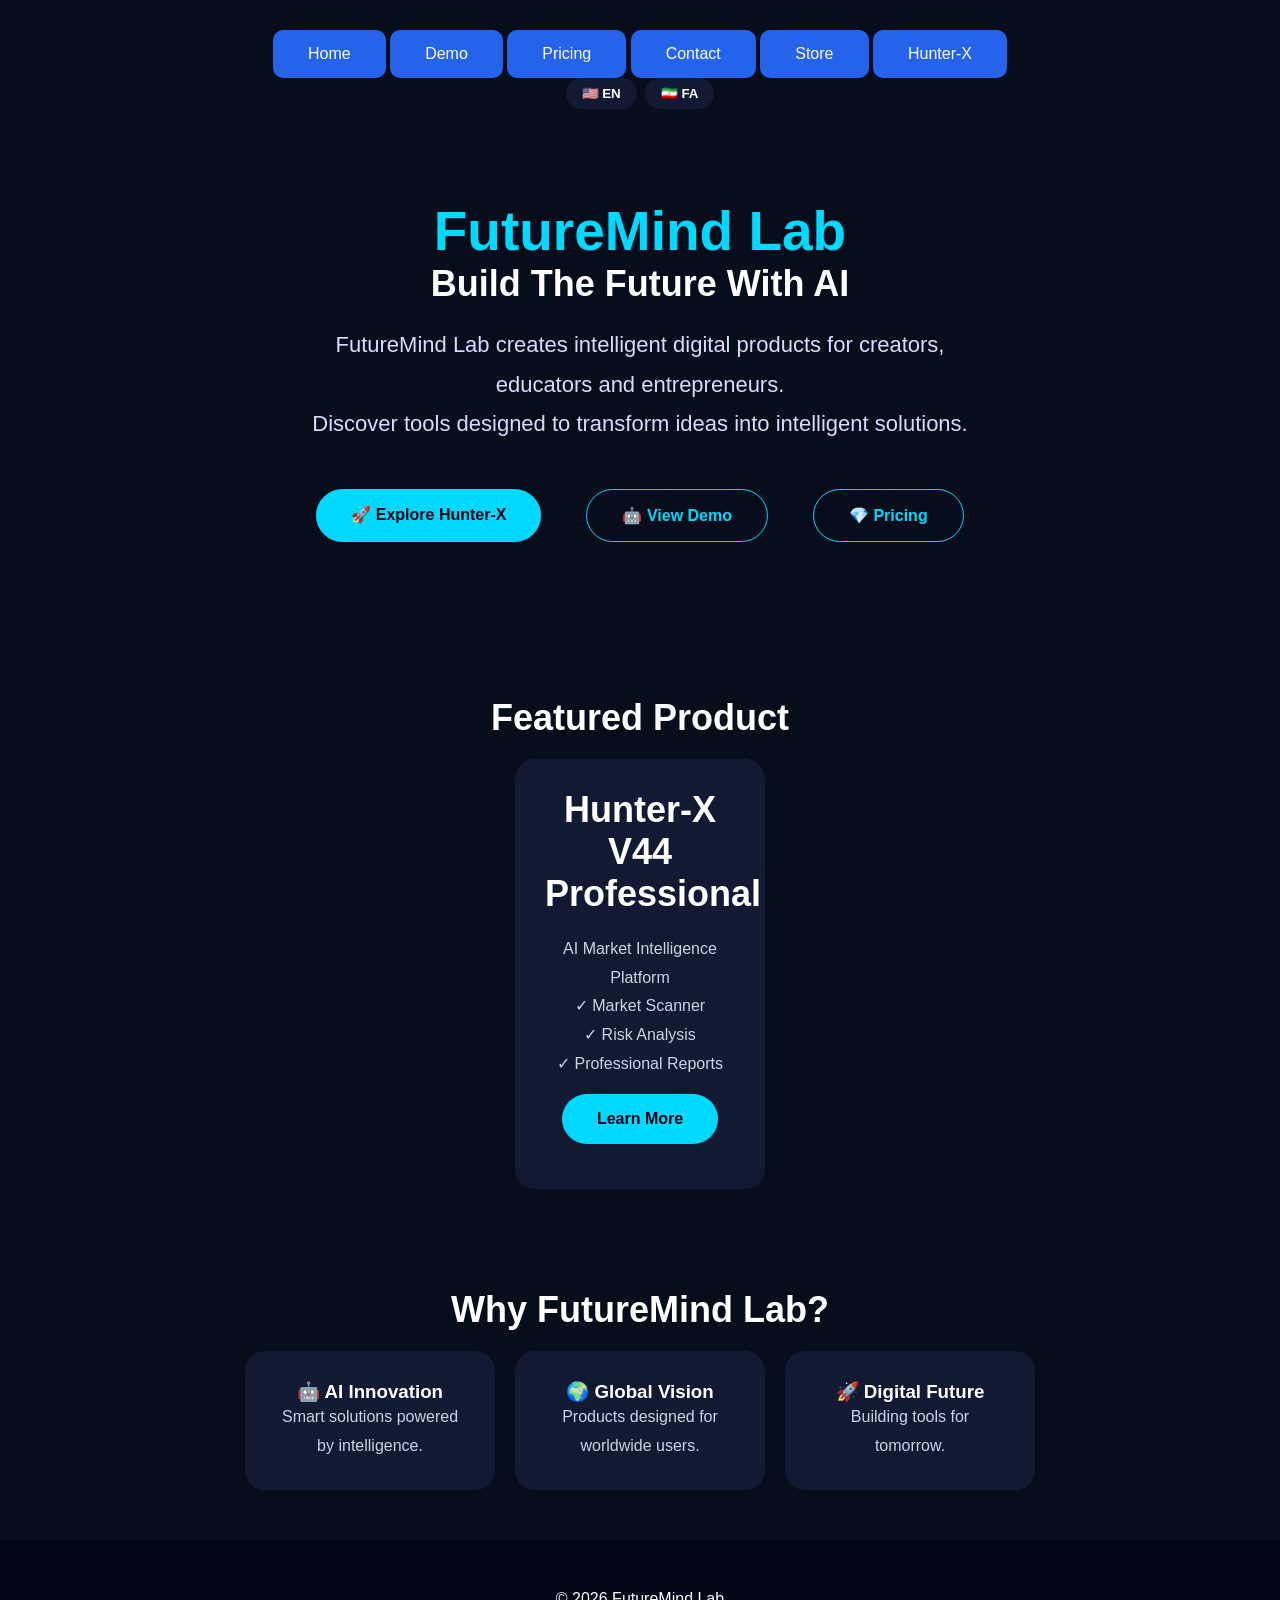
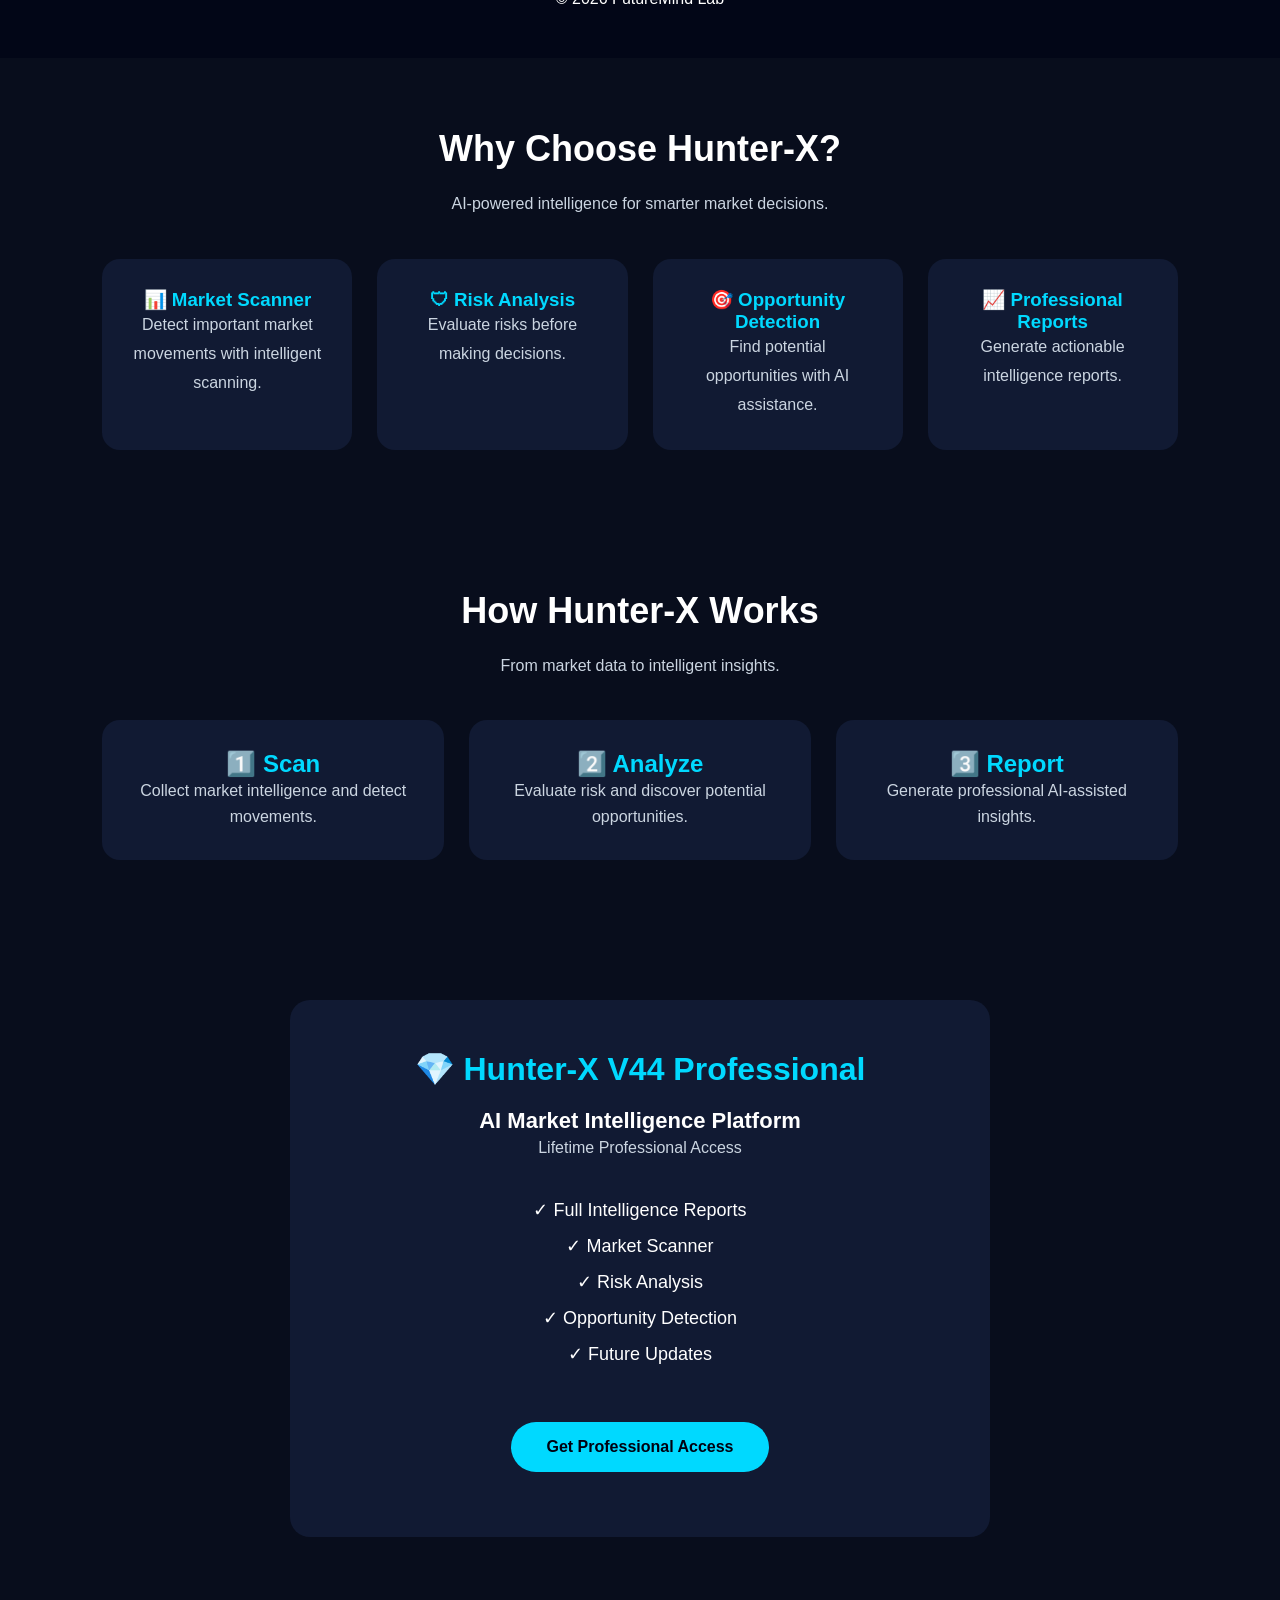
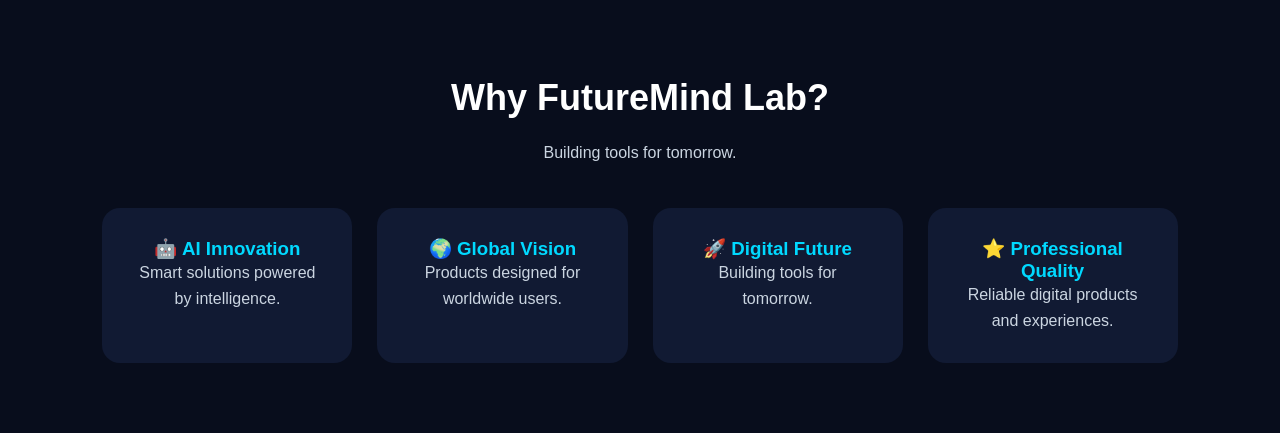
<file: index.html>
<!DOCTYPE html>
<html lang="en">

<head>

<meta charset="UTF-8">
<meta name="viewport" content="width=device-width, initial-scale=1.0">

<title>FutureMind Lab | Build The Future With AI</title>

<link rel="stylesheet" href="css/style.css">

<script src="js/language.js"></script>


<style>

body{
margin:0;
background:#080d1c;
color:white;
font-family:Arial,sans-serif;
}


.hero{

text-align:center;
padding:90px 20px;

}


.hero h1{

font-size:55px;
color:#00d9ff;

}


.hero p{

font-size:22px;
color:#d5ddff;

}



.btn{

display:inline-block;
margin:15px;
padding:16px 35px;
border-radius:35px;
background:#00d9ff;
color:#001;
text-decoration:none;
font-weight:bold;

}


.section{

text-align:center;
padding:50px 20px;

}


.cards{

display:flex;
flex-wrap:wrap;
justify-content:center;
gap:20px;

}


.card{

background:#121a33;
padding:30px;
width:250px;
border-radius:20px;

}


</style>


<style>

.language-switch{
    display:flex;
    gap:8px;
    align-items:center;
    margin-left:15px;
}

.language-switch button{
    padding:8px 14px;
    border-radius:20px;
    border:1px solid #00d9ff;
    background:transparent;
    color:white;
    cursor:pointer;
    font-size:14px;
}

.language-switch button:hover{
    background:#00d9ff;
    color:#001;
}

</style>


<style>

.language-switcher{
display:flex;
gap:8px;
align-items:center;
justify-content:center;
}

.lang-btn{
border:none;
padding:8px 16px;
border-radius:20px;
background:#121a33;
color:white;
cursor:pointer;
font-weight:bold;
}

.lang-btn:hover{
background:#00d9ff;
color:#001;
}

</style>


<style>

.product-card{
max-width:320px;
text-align:center;
margin:auto;
}

</style>

</head>


<body>
<div class="navigation">

<a href="index.html" data-lang="home">
🏠 Home
</a>


<a href="pages/customer_demo.html">
Demo
</a>

<a href="pages/pricing.html">
Pricing
</a>


<a href="pages/contact.html" data-lang="contact">
Contact
</a>

<a href="pages/store.html" data-lang="store">
Store
</a>

<a href="products/hunter-x.html">
Hunter-X
</a>

<div class="language-switcher">

<button class="lang-btn" onclick="changeLanguage('en')">
🇺🇸 EN
</button>

<button class="lang-btn" onclick="changeLanguage('fa')">
🇮🇷 FA
</button>

</div>

</div>




<section class="hero">

<h1 data-lang="brand">
FutureMind Lab
</h1>

<h2 data-lang="hero_title">
Build The Future With AI
</h2>

<p data-lang="hero_text">
Intelligent AI-powered digital products
for creators, educators and entrepreneurs.
</p>

<p>
Discover tools designed to transform ideas
into intelligent solutions.
</p>

<div class="hero-buttons">

<a class="btn" href="products/hunter-x.html">
🚀 <span data-lang="explore">Explore Hunter-X</span>
</a>

<a class="btn secondary" href="pages/customer_demo.html">
🤖 <span data-lang="view_demo">View Demo</span>
</a>

<a class="btn secondary" href="pages/pricing.html">
💎 Pricing
</a>

</div>

</section>




<section class="section">


<h2>
<span data-lang="featured">Featured Product</span>
</h2>


<div class="card product-card">


<h2 data-lang="hunter_title">
🤖 Hunter-X V44 Professional
</h2>


<p data-lang="hunter_platform">
<span data-lang="ai_platform">AI Market Intelligence Platform</span>
</p>


<p>
✓ <span data-lang="market_scanner"><span data-lang="market_scanner">Market Scanner</span></span>
<br>
✓ <span data-lang="risk_analysis"><span data-lang="risk_analysis">Risk Analysis</span></span>
<br>
✓ <span data-lang="professional_reports"><span data-lang="professional_reports">Professional Reports</span></span>
</p>


<a class="btn" href="products/hunter-x.html">
<span data-lang="learn_more">Learn More</span>
</a>


</div>


</section>




<section class="section">


<h2>
<span data-lang="why">Why FutureMind Lab?</span>
</h2>


<div class="cards">


<div class="card">
<h3>🤖 <span data-lang="ai_innovation">AI Innovation</span></h3>
<p>
<span data-lang="ai_innovation_text">Smart solutions powered by intelligence.</span>
</p>
</div>


<div class="card">
<h3>🌍 <span data-lang="global_vision">Global Vision</span></h3>
<p>
<span data-lang="global_vision_text">Products designed for worldwide users.</span>
</p>
</div>


<div class="card">
<h3>🚀 <span data-lang="digital_future">Digital Future</span></h3>
<p>
<span data-lang="digital_future_text">Building tools for tomorrow.</span>
</p>
</div>


</div>


</section>



<footer class="section">

<span data-lang="footer">FutureMind Lab © 2026</span>

</footer>





<section class="features">

<h2>
<span data-lang="why_hunter"><span data-lang="why_hunter">Why Choose Hunter-X?</span></span>
</h2>

<p>
<span data-lang="hunter_desc"><span data-lang="smart_market">AI-powered intelligence for smarter market decisions.</span></span>
</p>


<div class="feature-grid">


<div class="feature-card">

<h3>
📊 <span data-lang="market_scanner">Market Scanner</span>
</h3>

<p>
Detect important market movements
with intelligent scanning.
</p>

</div>


<div class="feature-card">

<h3>
🛡 <span data-lang="risk_analysis">Risk Analysis</span>
</h3>

<p>
<span data-lang="risk_analysis_text"><span data-lang="risk_description">Evaluate risks before making decisions.</span></span>
</p>

</div>


<div class="feature-card">

<h3>
🎯 <span data-lang="opportunity"><span data-lang="opportunity_detection">Opportunity Detection</span></span>
</h3>

<p>
Find potential opportunities
with AI assistance.
</p>

</div>


<div class="feature-card">

<h3>
📈 <span data-lang="professional_reports">Professional Reports</span>
</h3>

<p>
<span data-lang="professional_reports_text"><span data-lang="reports_description">Generate actionable intelligence reports.</span></span>
</p>

</div>


</div>

</section>




<section class="how-it-works">

<h2>
<span data-lang="how_hunter_works"><span data-lang="how_hunter">How Hunter-X Works</span></span>
</h2>

<p>
<span data-lang="how_desc"><span data-lang="market_insights">From market data to intelligent insights.</span></span>
</p>


<div class="steps">


<div class="step-card">

<h3>
1️⃣ Scan
</h3>

<p>
Collect market intelligence
and detect movements.
</p>

</div>


<div class="step-card">

<h3>
2️⃣ Analyze
</h3>

<p>
Evaluate risk and discover
potential opportunities.
</p>

</div>


<div class="step-card">

<h3>
3️⃣ Report
</h3>

<p>
Generate professional
AI-assisted insights.
</p>

</div>


</div>

</section>




<section class="pricing-cta">

<h2>
💎 Hunter-X V44 Professional
</h2>

<h3>
<span data-lang="ai_platform">AI Market Intelligence Platform</span>
</h3>

<p>
<span data-lang="lifetime_access"><span data-lang="lifetime_access">Lifetime Professional Access</span></span>
</p>


<div class="cta-features">

✓ <span data-lang="full_reports"><span data-lang="full_reports">Full Intelligence Reports</span></span>
<br>
✓ <span data-lang="market_scanner">Market Scanner</span>
<br>
✓ <span data-lang="risk_analysis">Risk Analysis</span>
<br>
✓ <span data-lang="opportunity"><span data-lang="opportunity_detection">Opportunity Detection</span></span>
<br>
✓ <span data-lang="future_updates"><span data-lang="future_updates">Future Updates</span></span>

</div>


<a class="btn" href="pages/pricing.html">
<span data-lang="get_access"><span data-lang="get_access">Get Professional Access</span></span>
</a>


</section>




<section class="trust-section">

<h2>
<span data-lang="why">Why FutureMind Lab?</span>
</h2>

<p>
<span data-lang="digital_future_text">Building intelligent products for the digital future.</span>
</p>


<div class="trust-grid">


<div class="trust-card">

<h3>
🤖 <span data-lang="ai_innovation">AI Innovation</span>
</h3>

<p>
<span data-lang="ai_innovation_text">Smart solutions powered by intelligence.</span>
</p>

</div>


<div class="trust-card">

<h3>
🌍 <span data-lang="global_vision">Global Vision</span>
</h3>

<p>
<span data-lang="global_vision_text">Products designed for worldwide users.</span>
</p>

</div>


<div class="trust-card">

<h3>
🚀 <span data-lang="digital_future">Digital Future</span>
</h3>

<p>
<span data-lang="digital_future_text">Building tools for tomorrow.</span>
</p>

</div>


<div class="trust-card">

<h3>
⭐ <span data-lang="professional_quality"><span data-lang="professional_quality">Professional Quality</span></span>
</h3>

<p>
<span data-lang="professional_quality_text"><span data-lang="reliable_products">Reliable digital products and experiences.</span></span>
</p>

</div>


</div>

</section>


</body>

</html>
</file>
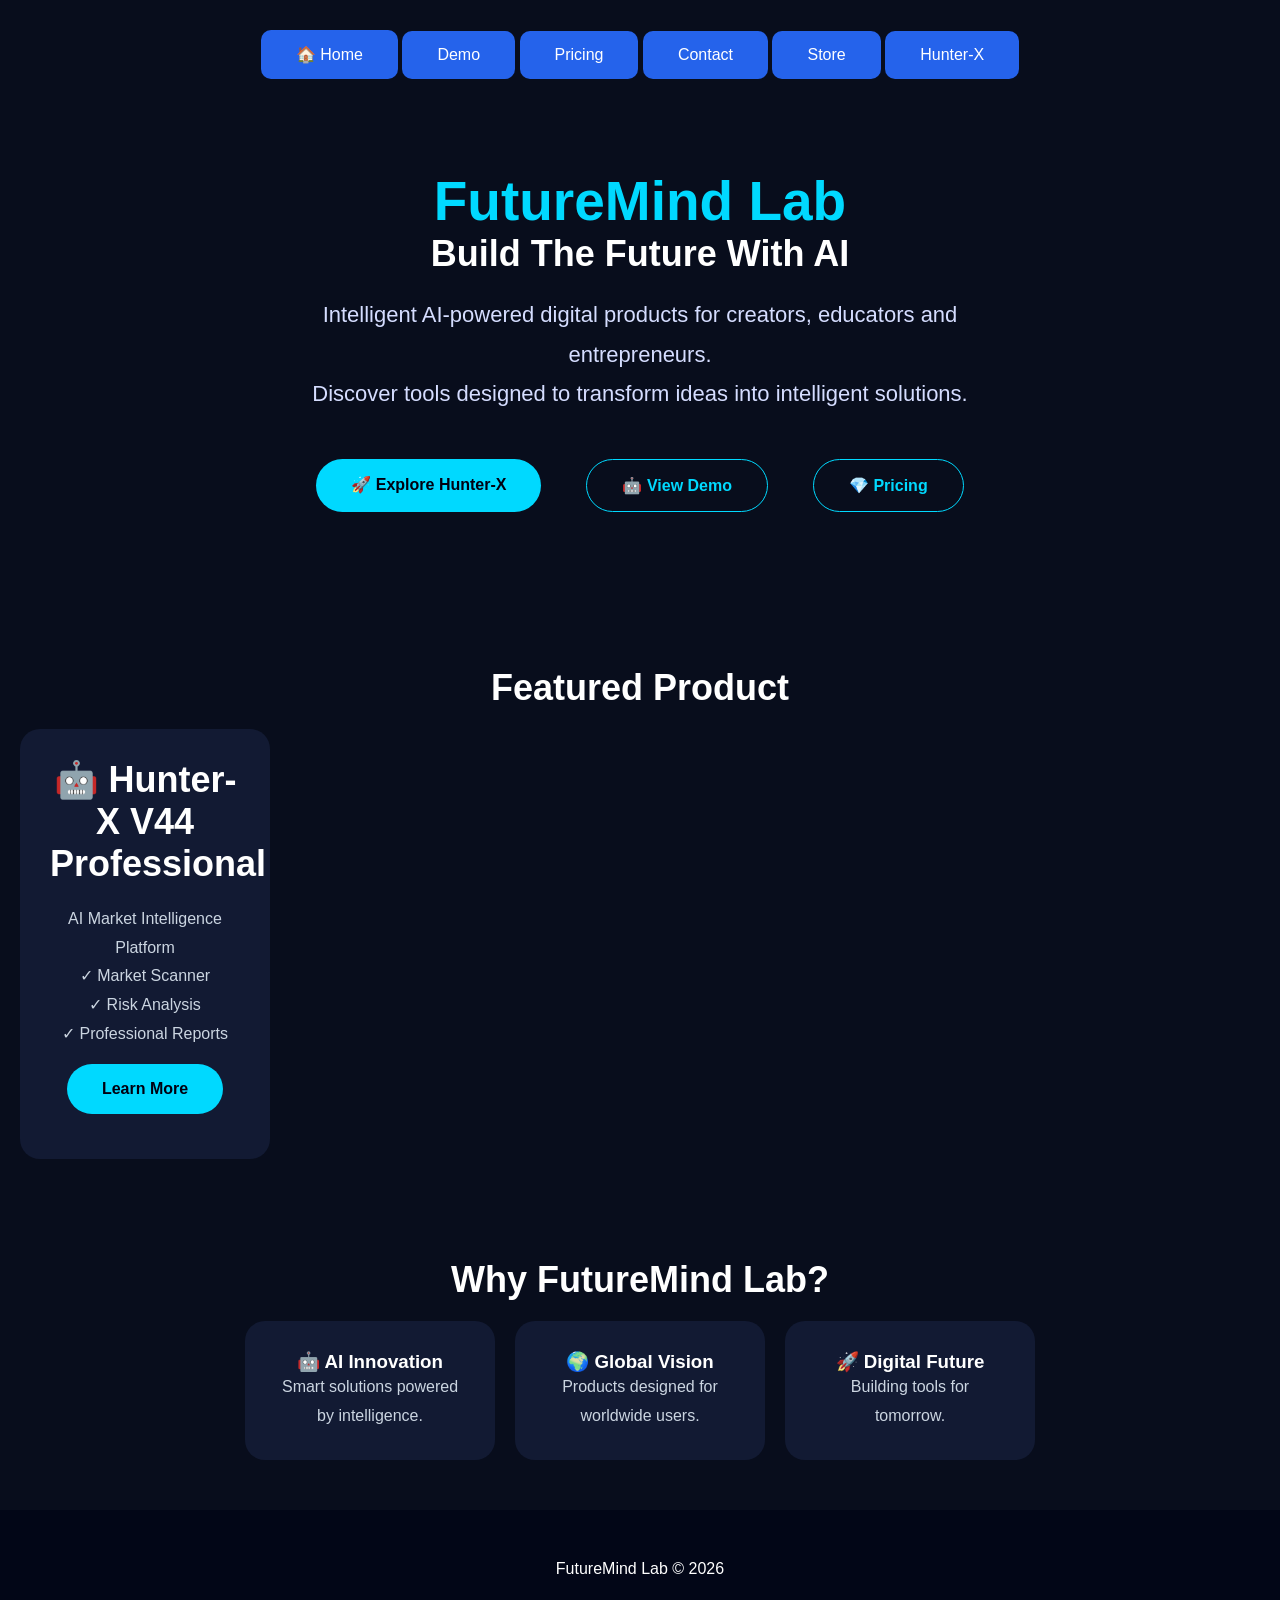
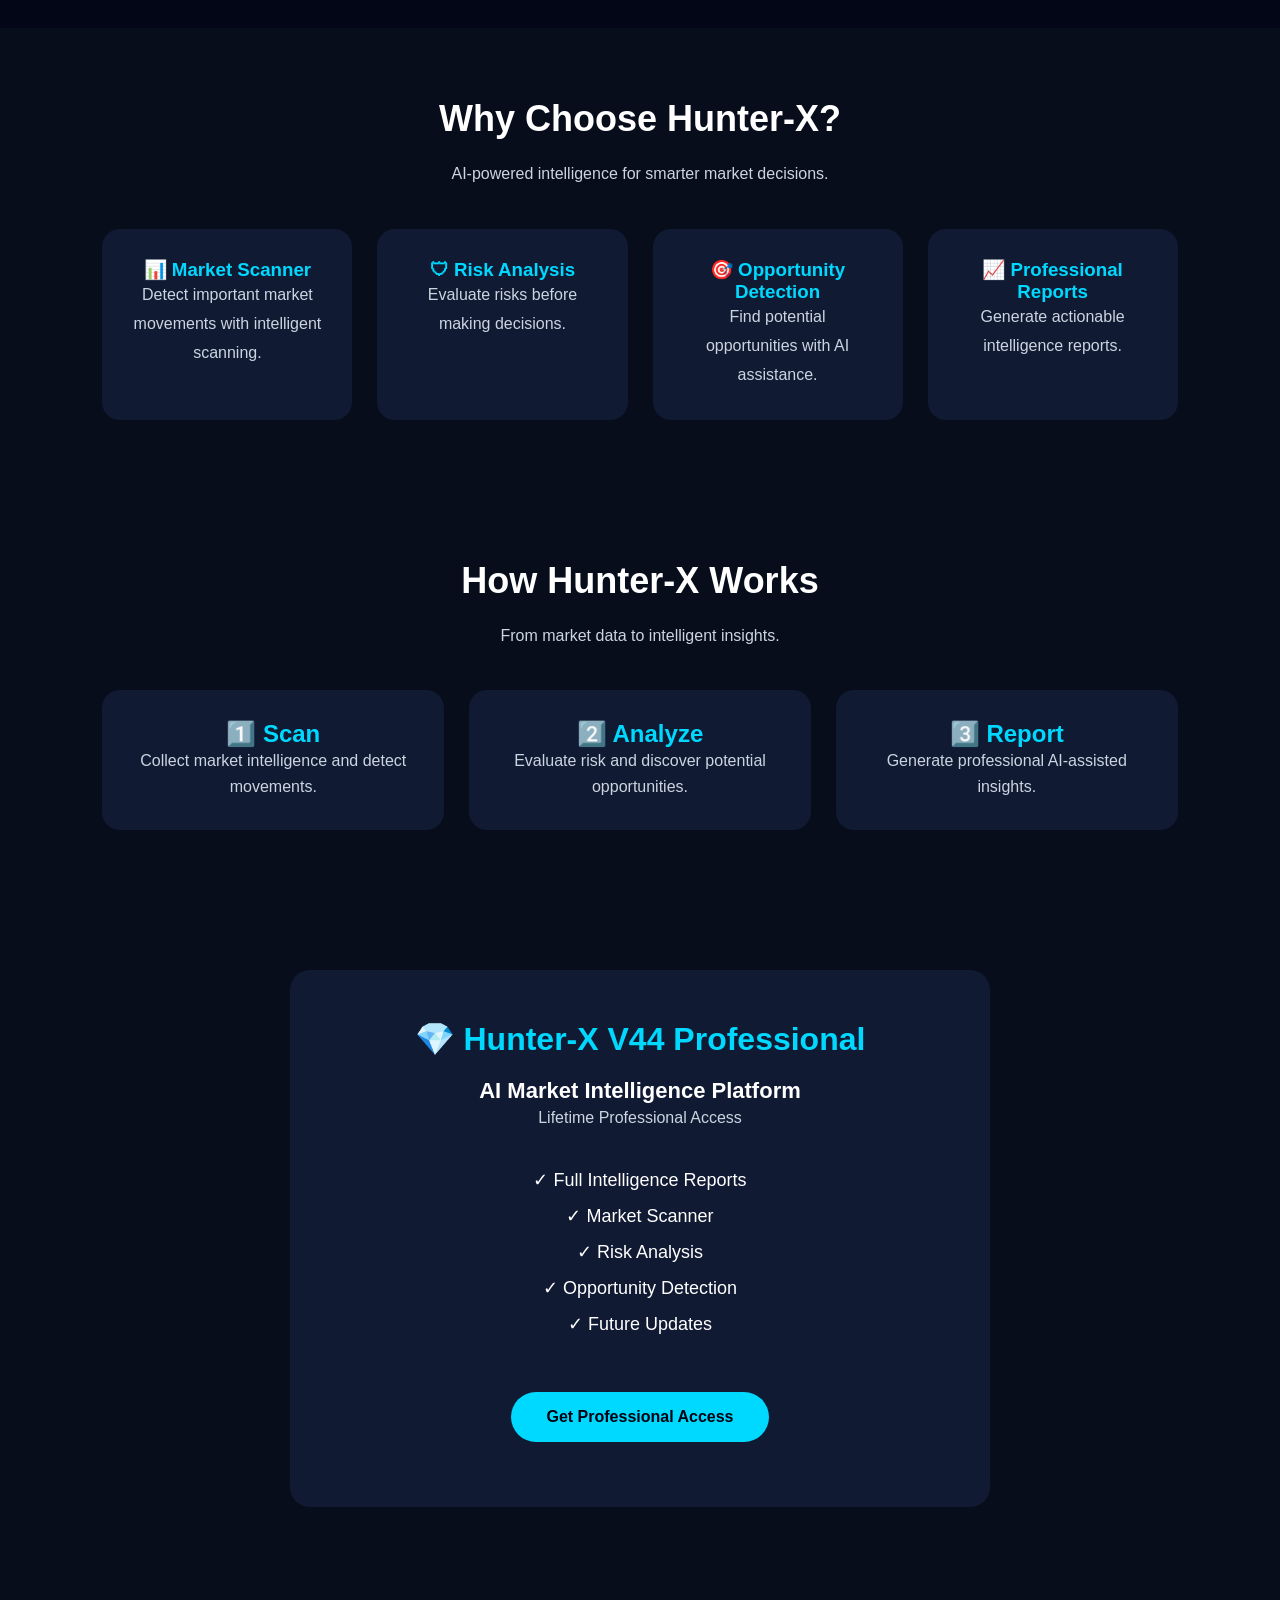
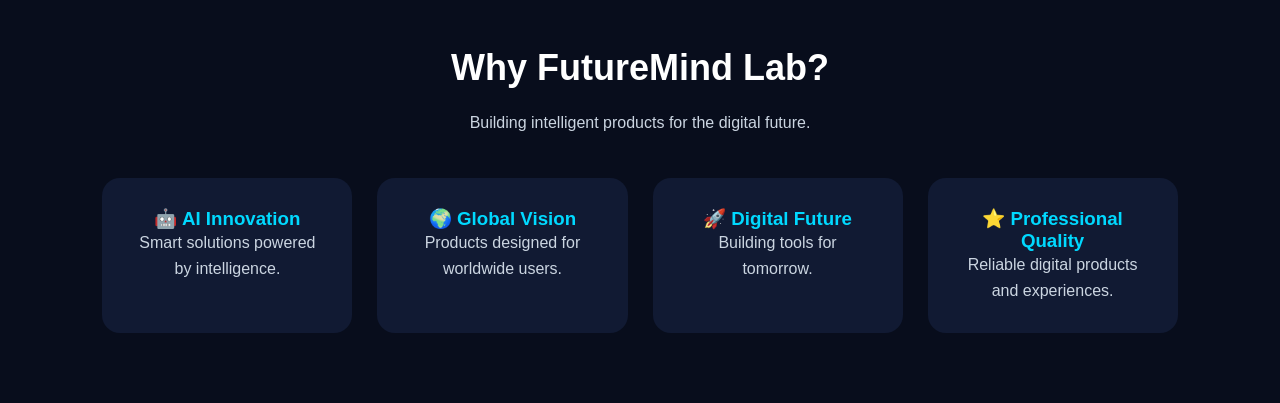
<file: اکسترک ۲/index.html>
<!DOCTYPE html>
<html lang="en">

<head>

<meta charset="UTF-8">
<meta name="viewport" content="width=device-width, initial-scale=1.0">

<title>FutureMind Lab | Build The Future With AI</title>

<link rel="stylesheet" href="css/style.css">


<style>

body{
margin:0;
background:#080d1c;
color:white;
font-family:Arial,sans-serif;
}


.hero{

text-align:center;
padding:90px 20px;

}


.hero h1{

font-size:55px;
color:#00d9ff;

}


.hero p{

font-size:22px;
color:#d5ddff;

}



.btn{

display:inline-block;
margin:15px;
padding:16px 35px;
border-radius:35px;
background:#00d9ff;
color:#001;
text-decoration:none;
font-weight:bold;

}


.section{

text-align:center;
padding:50px 20px;

}


.cards{

display:flex;
flex-wrap:wrap;
justify-content:center;
gap:20px;

}


.card{

background:#121a33;
padding:30px;
width:250px;
border-radius:20px;

}


</style>

</head>


<body>
<div class="navigation">

<a href="index.html">
🏠 Home
</a>


<a href="pages/customer_demo.html">
Demo
</a>

<a href="pages/pricing.html">
Pricing
</a>


<a href="pages/contact.html">
Contact
</a>

<a href="pages/store.html">
Store
</a>

<a href="products/hunter-x.html">
Hunter-X
</a>

</div>




<section class="hero">

<h1>
FutureMind Lab
</h1>

<h2>
Build The Future With AI
</h2>

<p>
Intelligent AI-powered digital products
for creators, educators and entrepreneurs.
</p>

<p>
Discover tools designed to transform ideas
into intelligent solutions.
</p>

<div class="hero-buttons">

<a class="btn" href="products/hunter-x.html">
🚀 Explore Hunter-X
</a>

<a class="btn secondary" href="pages/customer_demo.html">
🤖 View Demo
</a>

<a class="btn secondary" href="pages/pricing.html">
💎 Pricing
</a>

</div>

</section>




<section class="section">


<h2>
Featured Product
</h2>


<div class="card">


<h2>
🤖 Hunter-X V44 Professional
</h2>


<p>
AI Market Intelligence Platform
</p>


<p>
✓ Market Scanner
<br>
✓ Risk Analysis
<br>
✓ Professional Reports
</p>


<a class="btn" href="products/hunter-x.html">
Learn More
</a>


</div>


</section>




<section class="section">


<h2>
Why FutureMind Lab?
</h2>


<div class="cards">


<div class="card">
<h3>🤖 AI Innovation</h3>
<p>
Smart solutions powered by intelligence.
</p>
</div>


<div class="card">
<h3>🌍 Global Vision</h3>
<p>
Products designed for worldwide users.
</p>
</div>


<div class="card">
<h3>🚀 Digital Future</h3>
<p>
Building tools for tomorrow.
</p>
</div>


</div>


</section>



<footer class="section">

FutureMind Lab © 2026

</footer>





<section class="features">

<h2>
Why Choose Hunter-X?
</h2>

<p>
AI-powered intelligence for smarter market decisions.
</p>


<div class="feature-grid">


<div class="feature-card">

<h3>
📊 Market Scanner
</h3>

<p>
Detect important market movements
with intelligent scanning.
</p>

</div>


<div class="feature-card">

<h3>
🛡 Risk Analysis
</h3>

<p>
Evaluate risks before making decisions.
</p>

</div>


<div class="feature-card">

<h3>
🎯 Opportunity Detection
</h3>

<p>
Find potential opportunities
with AI assistance.
</p>

</div>


<div class="feature-card">

<h3>
📈 Professional Reports
</h3>

<p>
Generate actionable intelligence reports.
</p>

</div>


</div>

</section>




<section class="how-it-works">

<h2>
How Hunter-X Works
</h2>

<p>
From market data to intelligent insights.
</p>


<div class="steps">


<div class="step-card">

<h3>
1️⃣ Scan
</h3>

<p>
Collect market intelligence
and detect movements.
</p>

</div>


<div class="step-card">

<h3>
2️⃣ Analyze
</h3>

<p>
Evaluate risk and discover
potential opportunities.
</p>

</div>


<div class="step-card">

<h3>
3️⃣ Report
</h3>

<p>
Generate professional
AI-assisted insights.
</p>

</div>


</div>

</section>




<section class="pricing-cta">

<h2>
💎 Hunter-X V44 Professional
</h2>

<h3>
AI Market Intelligence Platform
</h3>

<p>
Lifetime Professional Access
</p>


<div class="cta-features">

✓ Full Intelligence Reports
<br>
✓ Market Scanner
<br>
✓ Risk Analysis
<br>
✓ Opportunity Detection
<br>
✓ Future Updates

</div>


<a class="btn" href="pages/pricing.html">
Get Professional Access
</a>


</section>




<section class="trust-section">

<h2>
Why FutureMind Lab?
</h2>

<p>
Building intelligent products for the digital future.
</p>


<div class="trust-grid">


<div class="trust-card">

<h3>
🤖 AI Innovation
</h3>

<p>
Smart solutions powered by intelligence.
</p>

</div>


<div class="trust-card">

<h3>
🌍 Global Vision
</h3>

<p>
Products designed for worldwide users.
</p>

</div>


<div class="trust-card">

<h3>
🚀 Digital Future
</h3>

<p>
Building tools for tomorrow.
</p>

</div>


<div class="trust-card">

<h3>
⭐ Professional Quality
</h3>

<p>
Reliable digital products and experiences.
</p>

</div>


</div>

</section>


</body>

</html>
</file>
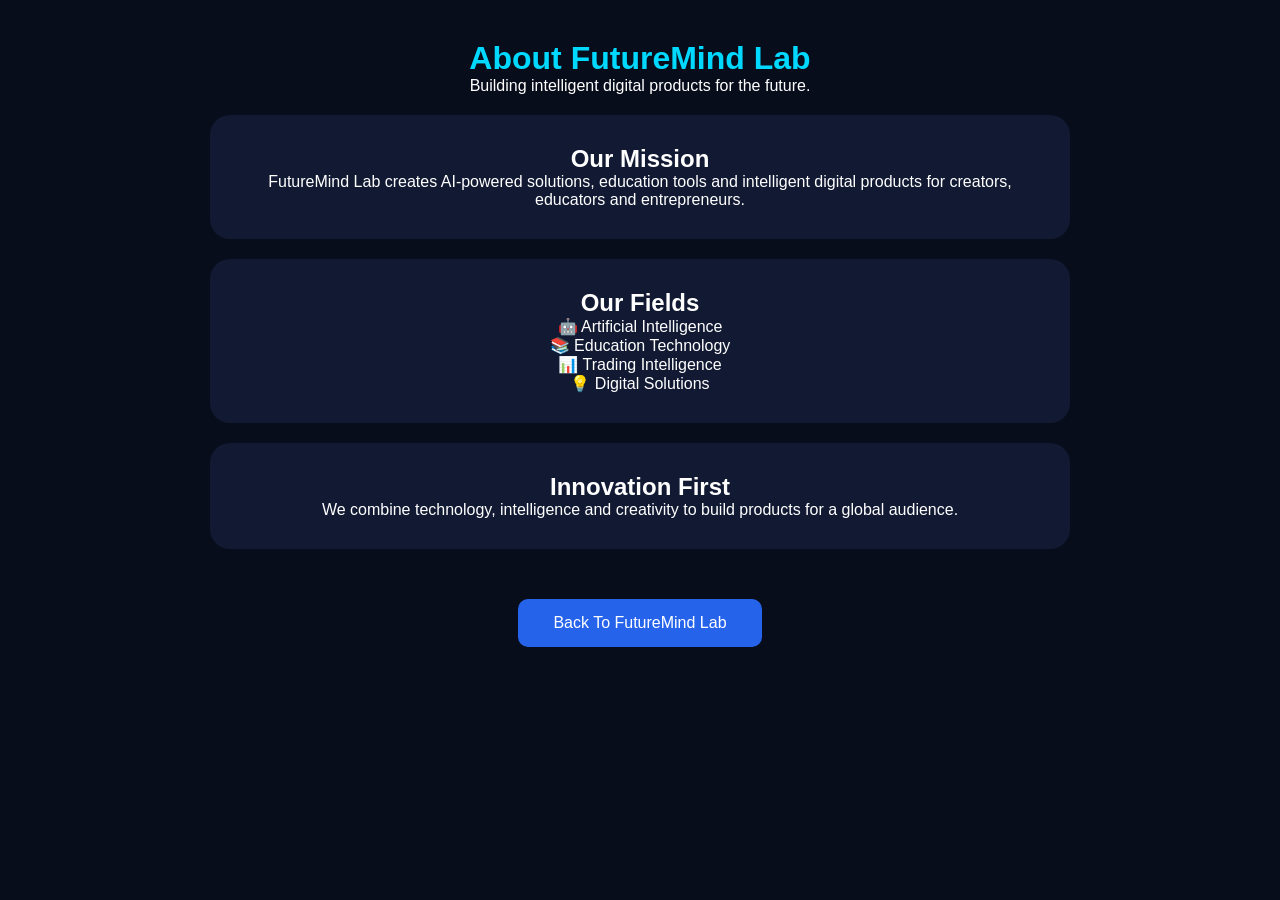
<file: about.html>
<!DOCTYPE html>
<html lang="en">

<head>

<meta charset="UTF-8">
<meta name="viewport" content="width=device-width, initial-scale=1.0">

<title>About FutureMind Lab</title>

<link rel="stylesheet" href="css/style.css">

<style>

body{
background:#080d1c;
color:white;
font-family:Arial;
padding:40px;
}

.container{
max-width:900px;
margin:auto;
text-align:center;
}

.card{
background:#121a33;
padding:30px;
border-radius:20px;
margin:20px;
}

h1{
color:#00d9ff;
}

</style>

</head>


<body>


<div class="container">


<h1>
About FutureMind Lab
</h1>


<p>
Building intelligent digital products for the future.
</p>



<div class="card">

<h2>
Our Mission
</h2>

<p>
FutureMind Lab creates AI-powered solutions,
education tools and intelligent digital products
for creators, educators and entrepreneurs.
</p>

</div>



<div class="card">

<h2>
Our Fields
</h2>

<p>
🤖 Artificial Intelligence
<br>
📚 Education Technology
<br>
📊 Trading Intelligence
<br>
💡 Digital Solutions
</p>

</div>



<div class="card">

<h2>
Innovation First
</h2>

<p>
We combine technology, intelligence and creativity
to build products for a global audience.
</p>

</div>


<a href="index.html">
Back To FutureMind Lab
</a>


</div>


</body>

</html>
</file>
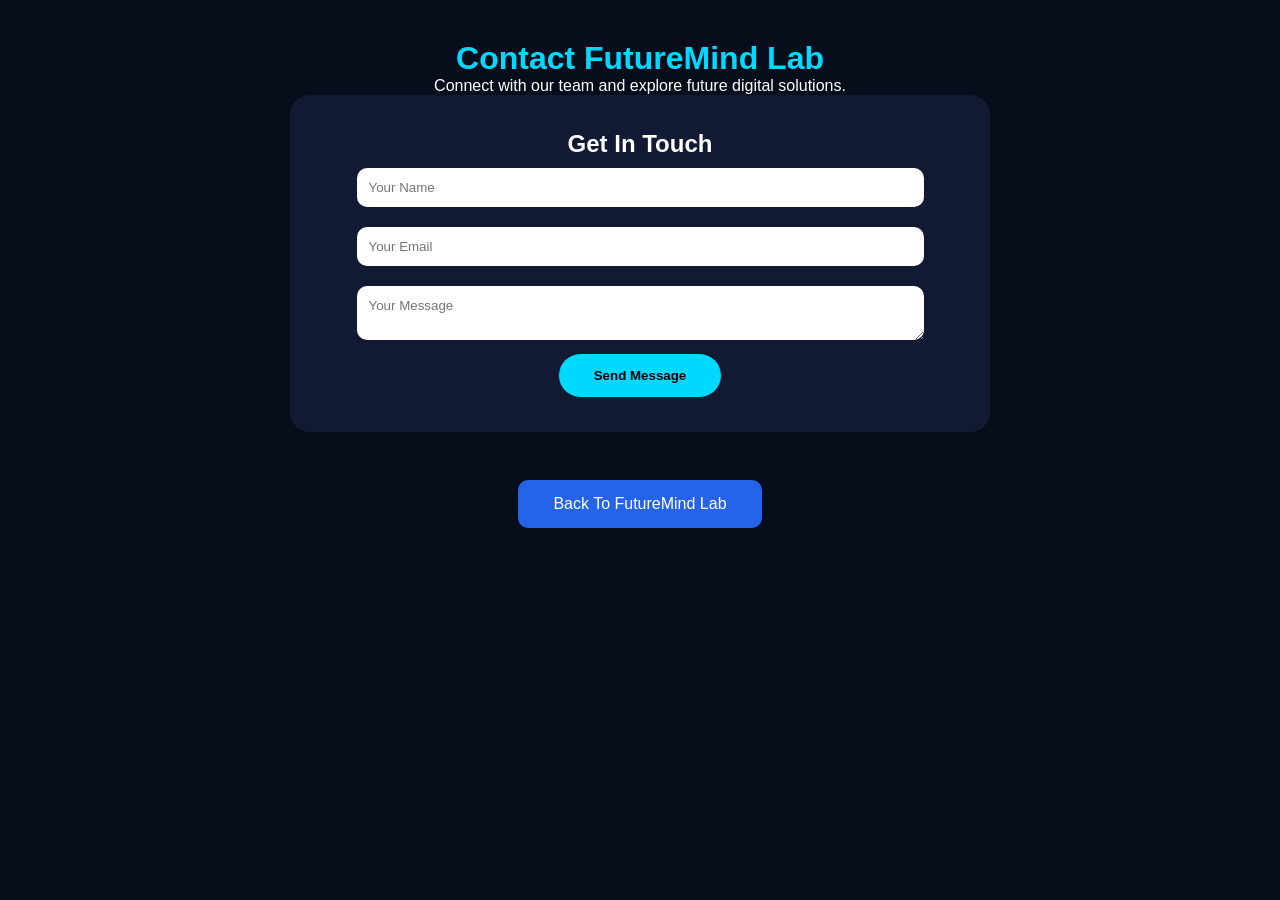
<file: contact.html>
<!DOCTYPE html>
<html lang="en">

<head>

<meta charset="UTF-8">
<meta name="viewport" content="width=device-width, initial-scale=1.0">

<title>Contact FutureMind Lab</title>

<link rel="stylesheet" href="css/style.css">

<style>

body{
background:#080d1c;
color:white;
font-family:Arial;
padding:40px;
}

.container{
max-width:700px;
margin:auto;
text-align:center;
}

.card{
background:#121a33;
padding:35px;
border-radius:20px;
}

input,textarea{

width:90%;
padding:12px;
margin:10px;
border-radius:10px;
border:none;

}

button{

padding:14px 35px;
border-radius:30px;
background:#00d9ff;
border:none;
font-weight:bold;

}

h1{
color:#00d9ff;
}

</style>

</head>


<body>


<div class="container">


<h1>
Contact FutureMind Lab
</h1>


<p>
Connect with our team and explore future digital solutions.
</p>



<div class="card">


<h2>
Get In Touch
</h2>


<input placeholder="Your Name">


<input placeholder="Your Email">


<textarea placeholder="Your Message"></textarea>


<br>


<button>
Send Message
</button>


</div>


<br>


<a href="index.html">
Back To FutureMind Lab
</a>


</div>


</body>

</html>
</file>
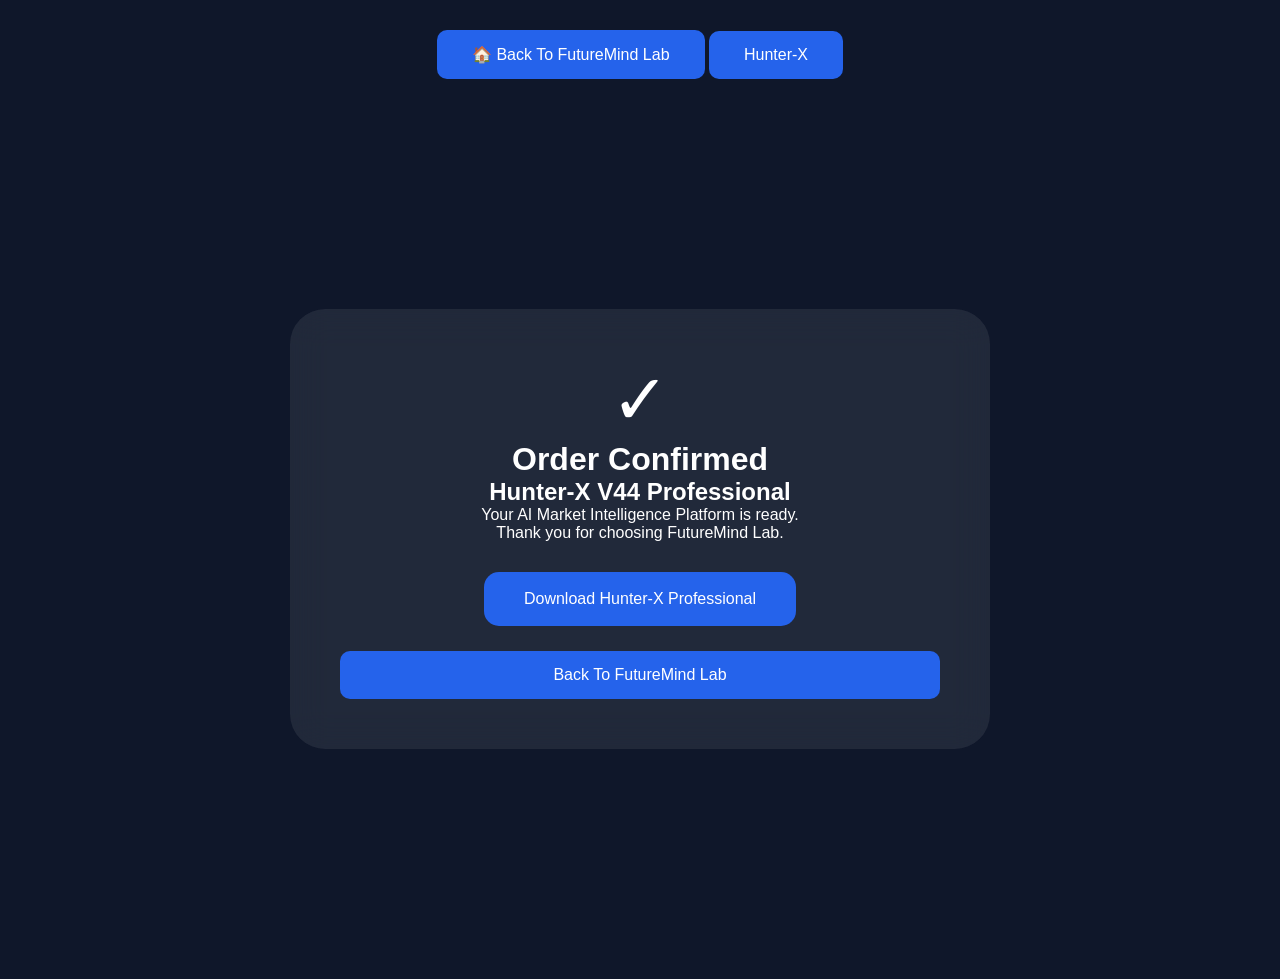
<file: thank-you.html>
<!DOCTYPE html>
<html lang="en">

<head>

<meta charset="UTF-8">
<meta name="viewport" content="width=device-width, initial-scale=1.0">

<title>Thank You | FutureMind Lab</title>

<link rel="stylesheet" href="css/style.css">


<style>

.success-page{

    min-height:100vh;
    display:flex;
    justify-content:center;
    align-items:center;
    padding:30px;

}


.success-card{

    max-width:700px;
    width:100%;
    text-align:center;
    padding:50px;
    border-radius:35px;
    background:rgba(255,255,255,0.08);
    backdrop-filter:blur(18px);

}


.icon{

    font-size:70px;

}


.download{

    display:inline-block;
    margin-top:30px;
    padding:18px 40px;
    border-radius:15px;
    text-decoration:none;

}


.back{

    display:block;
    margin-top:25px;

}


</style>


</head>


<body>
<div class="navigation">

<a href="index.html">
🏠 Back To FutureMind Lab
</a>

<a href="products/hunter-x.html">
Hunter-X
</a>

</div>




<div class="success-page">


<div class="success-card">


<div class="icon">
✓
</div>


<h1>
Order Confirmed
</h1>


<h2>
Hunter-X V44 Professional
</h2>


<p>
Your AI Market Intelligence Platform
is ready.
</p>


<p>
Thank you for choosing
FutureMind Lab.
</p>



<a class="download"
href="/downloads/Hunter-X_Professional.zip">

Download Hunter-X Professional

</a>



<a class="back" href="/">

Back To FutureMind Lab

</a>



</div>


</div>



</body>

</html>
</file>
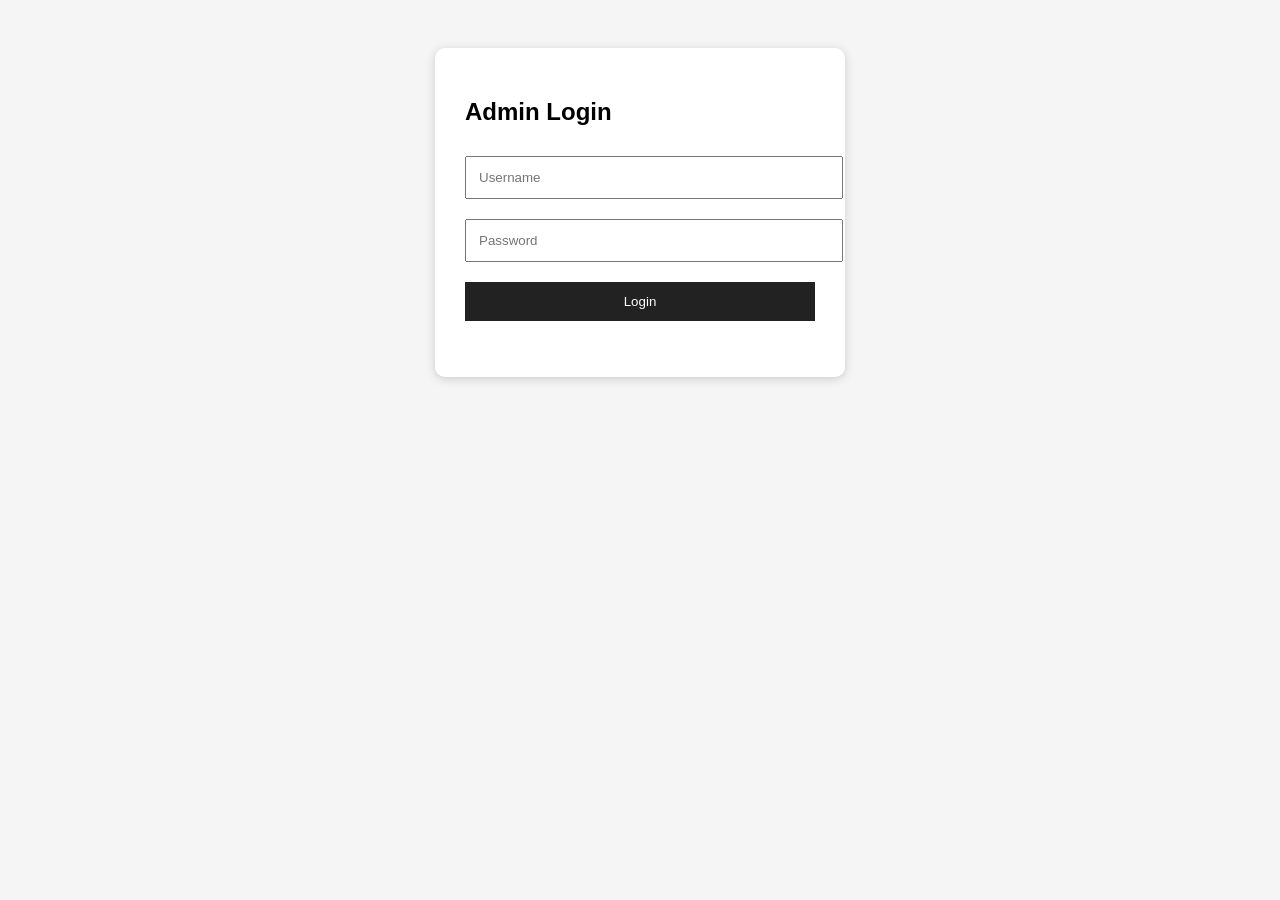
<file: admin/login.html>
<!DOCTYPE html>
<html>
<head>
<title>FutureMind Lab Admin Login</title>
<style>
body{
font-family:Arial;
background:#f5f5f5;
padding:40px;
}

.box{
background:white;
max-width:350px;
margin:auto;
padding:30px;
border-radius:10px;
box-shadow:0 2px 10px #ccc;
}

input,button{
width:100%;
padding:12px;
margin:10px 0;
}

button{
background:#222;
color:white;
border:none;
cursor:pointer;
}
</style>
</head>

<body>

<div class="box">

<h2>Admin Login</h2>

<input id="username" placeholder="Username">

<input id="password" type="password" placeholder="Password">

<button onclick="login()">Login</button>

<p id="msg"></p>

</div>


<script>

function login(){

let u=document.getElementById("username").value;
let p=document.getElementById("password").value;


fetch("/api/login",{
    method:"POST",
    headers:{
        "Content-Type":"application/json"
    },
    body:JSON.stringify({
        username:u,
        password:p
    })
})
.then(res=>res.json())
.then(data=>{

    if(data.status=="success"){

        localStorage.setItem(
            "admin_session",
            data.token
        );

        window.location="/admin/dashboard.html";

    }
    else{

        document.getElementById("msg").innerHTML =
        "Access Denied";

    }

});

}

</script>

</body>
</html>
</file>
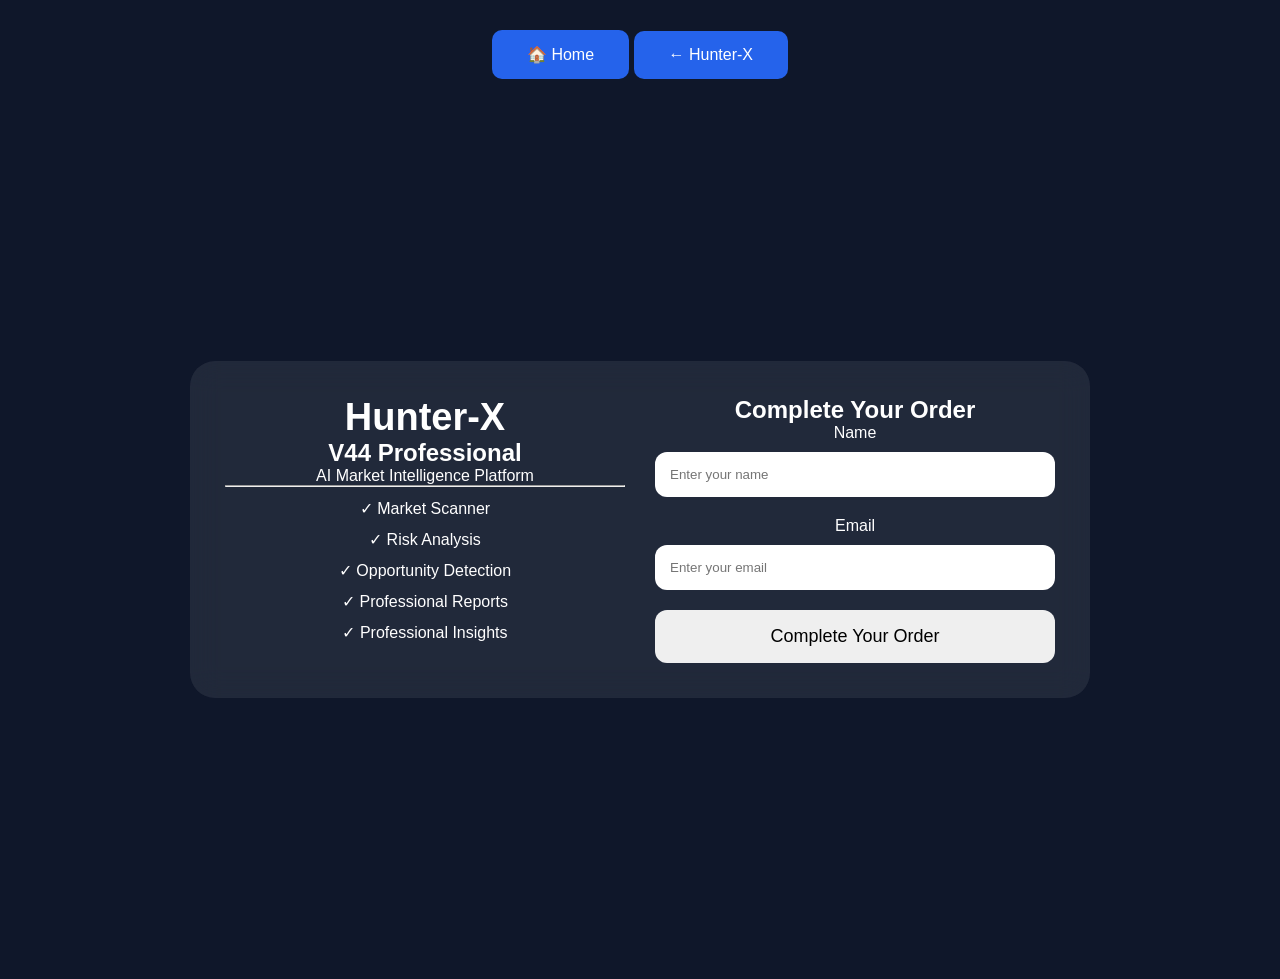
<file: pages/checkout.html>
<!DOCTYPE html>
<html lang="en">
<head>
<meta charset="UTF-8">
<meta name="viewport" content="width=device-width, initial-scale=1.0">

<title>Checkout | FutureMind Lab</title>

<link rel="stylesheet" href="../css/style.css">

<style>

.checkout-container{
    min-height:100vh;
    display:flex;
    justify-content:center;
    align-items:center;
    padding:30px;
}

.checkout-card{
    max-width:900px;
    width:100%;
    display:grid;
    grid-template-columns:1fr 1fr;
    gap:30px;
    padding:35px;
    border-radius:25px;
    background:rgba(255,255,255,0.08);
    backdrop-filter:blur(15px);
}

.product-box h1{
    font-size:38px;
}

.feature{
    margin:12px 0;
}

.checkout-form input{
    width:100%;
    padding:15px;
    margin:10px 0 20px;
    border-radius:12px;
    border:none;
}

.checkout-form button{
    width:100%;
    padding:16px;
    border-radius:12px;
    border:none;
    cursor:pointer;
    font-size:18px;
}

@media(max-width:700px){
    .checkout-card{
        grid-template-columns:1fr;
    }
}

</style>

</head>

<body>
<div class="navigation">

<div>
<a href="../index.html">
🏠 <span data-lang="home">Home</span>
</a>

<a href="../products/hunter-x.html">
← <span data-lang="hunter">Hunter-X</span>
</a>
</div>

</div>


<div class="checkout-container">

<div class="checkout-card">

<div class="product-box">

<h1><span data-lang="hunter">Hunter-X</span></h1>

<h2>V44 Professional</h2>

<p>
<span data-lang="ai_platform">AI Market Intelligence Platform</span>
</p>

<hr>

<div class="feature">✓ <span data-lang="market_scanner">Market Scanner</span></div>
<div class="feature">✓ <span data-lang="risk_analysis">Risk Analysis</span></div>
<div class="feature">✓ <span data-lang="opportunity_detection">Opportunity Detection</span></div>
<div class="feature">✓ <span data-lang="professional_reports">Professional Reports</span></div>
<div class="feature">✓ <span data-lang="professional_insights">AI Assisted Insights</span></div>

</div>


<div class="checkout-form">

<h2><span data-lang="complete_order">Complete Your Order</span></h2>

<label><span data-lang="name">Name</span></label>

<input id="name" 
type="text" 
placeholder="Enter your name" data-lang-placeholder="enter_name">


<label><span data-lang="email">Email</span></label>

<input id="email" 
type="email" 
placeholder="Enter your email" data-lang-placeholder="enter_email">


<button type="button" onclick="submitOrder()">
<span data-lang="complete_order">Complete Order</span>
</button>

</div>

</div>

</div>


<script src="../js/language.js"></script>



<script>

window.selectedProduct = null;
window.productReady = false;

console.log("CHECKOUT START");
console.log("URL:", window.location.href);
console.log(
"PARAM ID:",
new URLSearchParams(window.location.search).get("id")
);



fetch("../products/products.json")
.then(response => response.json())
.then(data => {

const params = new URLSearchParams(
window.location.search
);

const productId = params.get("product") || params.get("id");


window.selectedProduct = data.products.find(
p => p.id === productId
);

window.productReady = true;

console.log("PRODUCT READY:", window.selectedProduct);


console.log("PRODUCT DATA:", data);
console.log("FOUND PRODUCT:", window.selectedProduct);

if(window.selectedProduct){

document.querySelector(".product-box h1").innerText =
window.selectedProduct.name;


document.querySelector(".product-box h2").innerText =
window.selectedProduct.version;


document.querySelector(".product-box p").innerText =
window.selectedProduct.description;


}

});


</script>


<script src="../js/checkout.js"></script>

</body>
</html>
</file>
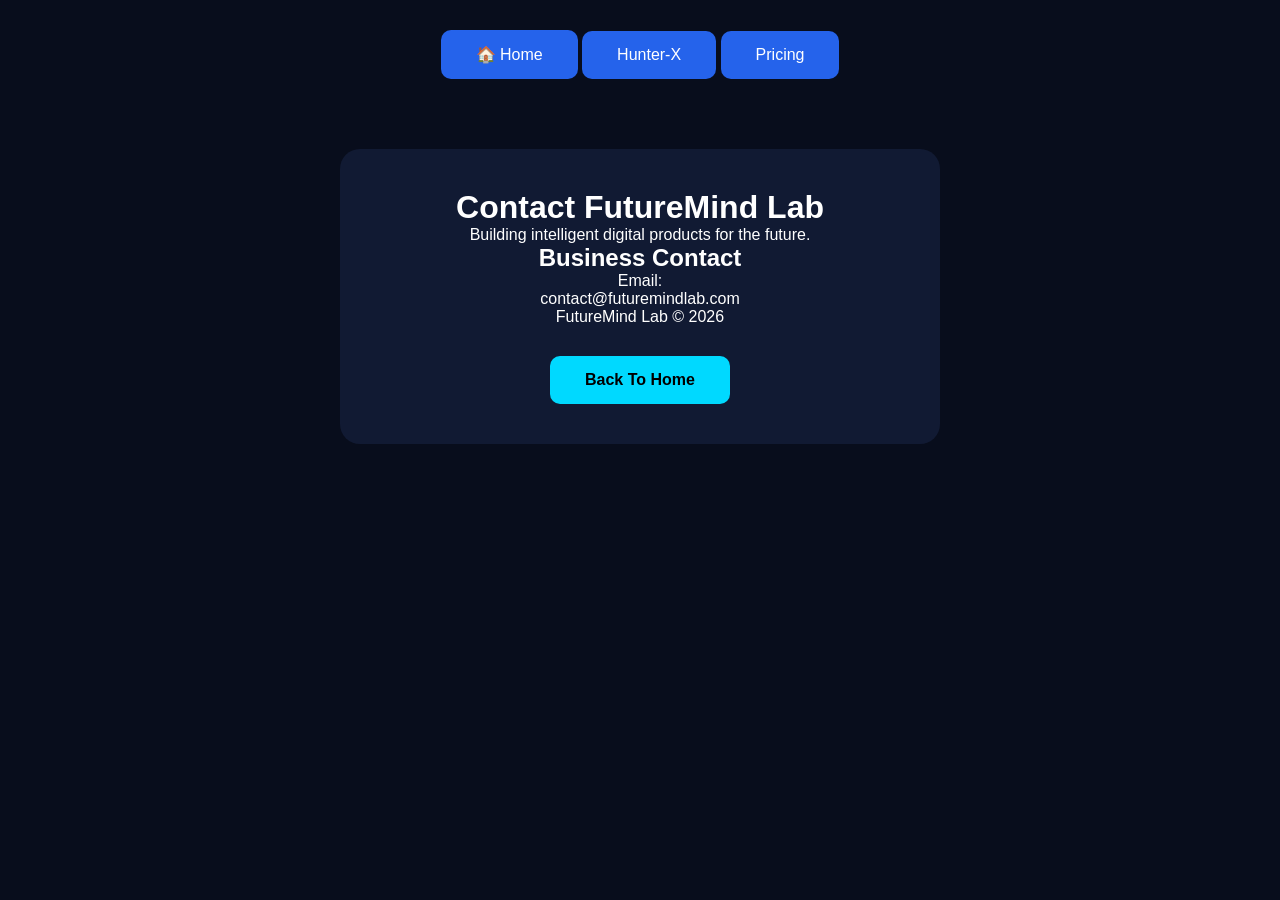
<file: pages/contact.html>
<!DOCTYPE html>
<html lang="en">

<head>

<meta charset="UTF-8">
<meta name="viewport" content="width=device-width, initial-scale=1.0">

<title>Contact FutureMind Lab</title>

<link rel="stylesheet" href="../css/style.css">

<style>

body{
background:#080d1c;
color:white;
font-family:Arial,sans-serif;
text-align:center;
}

.contact-box{
max-width:600px;
margin:70px auto;
padding:40px;
background:#111a33;
border-radius:20px;
}

.btn{
display:inline-block;
padding:15px 35px;
background:#00d9ff;
color:#000;
text-decoration:none;
border-radius:10px;
font-weight:bold;
}

</style>

</head>

<body>


<div class="navigation">

<a href="../index.html">
🏠 Home
</a>

<a href="../products/hunter-x.html">
Hunter-X
</a>

<a href="/pages/pricing.html">
Pricing
</a>

</div>


<div class="contact-box">

<h1>
Contact FutureMind Lab
</h1>

<p>
Building intelligent digital products for the future.
</p>

<h2>
Business Contact
</h2>

<p>
Email:
<br>
contact@futuremindlab.com
</p>


<p>
FutureMind Lab © 2026
</p>


<a class="btn" href="../index.html">
Back To Home
</a>


</div>


</body>

</html>
</file>
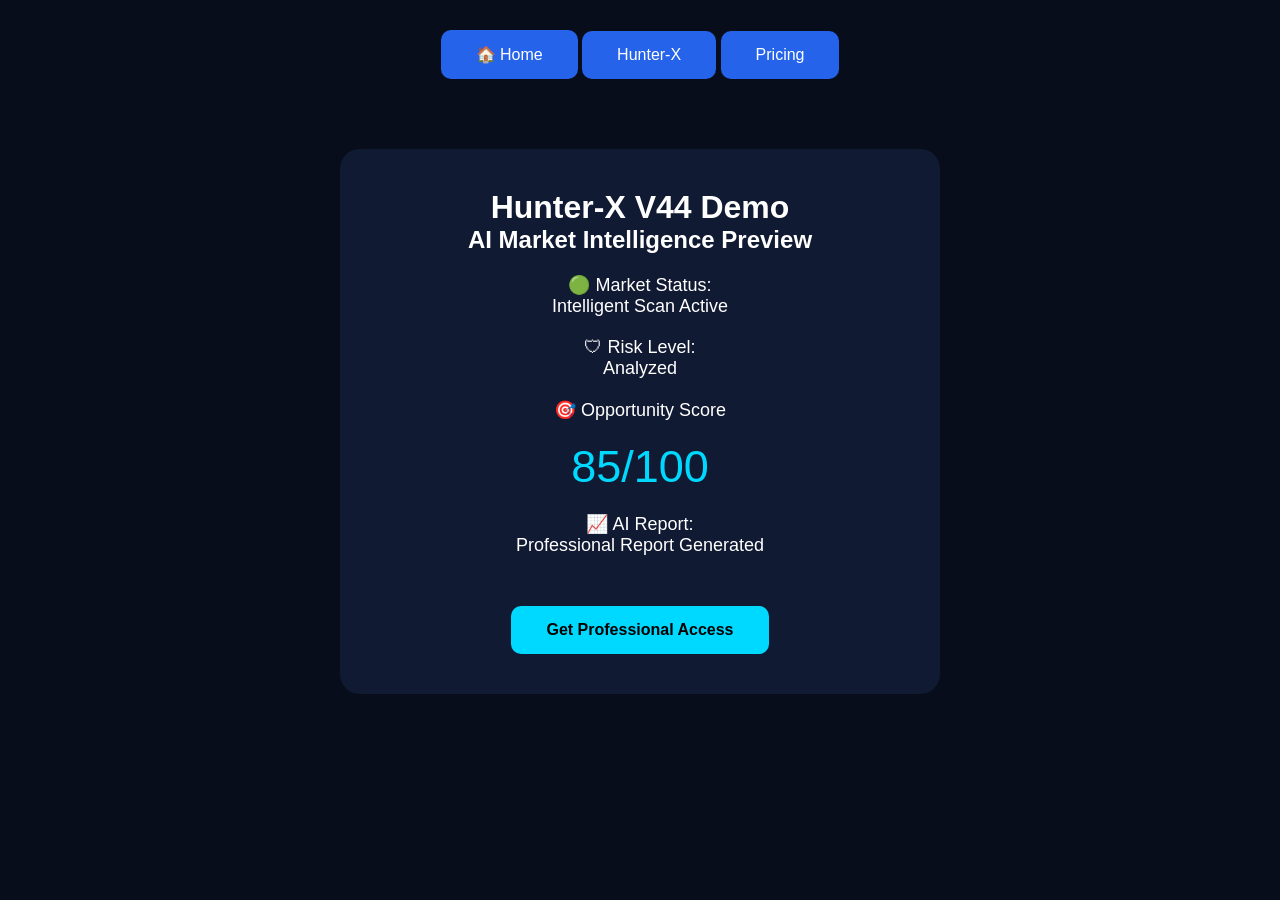
<file: pages/customer_demo.html>
<!DOCTYPE html>
<html lang="en">

<head>

<meta charset="UTF-8">
<meta name="viewport" content="width=device-width, initial-scale=1.0">

<title>Hunter-X V44 Demo | FutureMind Lab</title>

<link rel="stylesheet" href="../css/style.css">

<style>

body{
background:#080d1c;
color:white;
font-family:Arial,sans-serif;
text-align:center;
}

.demo-box{
max-width:600px;
margin:70px auto;
padding:40px;
background:#111a33;
border-radius:20px;
}

.score{
font-size:45px;
color:#00d9ff;
}

.item{
margin:20px;
font-size:18px;
}

.btn{
display:inline-block;
padding:15px 35px;
margin-top:30px;
background:#00d9ff;
color:#000;
text-decoration:none;
border-radius:10px;
font-weight:bold;
}

</style>

</head>


<body>


<div class="navigation">

<a href="../index.html">
🏠 Home
</a>

<a href="../products/hunter-x.html">
Hunter-X
</a>

<a href="/pages/pricing.html">
Pricing
</a>

</div>



<div class="demo-box">


<h1>
Hunter-X V44 Demo
</h1>


<h2>
AI Market Intelligence Preview
</h2>


<div class="item">
🟢 Market Status:
<br>
Intelligent Scan Active
</div>


<div class="item">
🛡 Risk Level:
<br>
Analyzed
</div>


<div class="item">
🎯 Opportunity Score
</div>


<div class="score">
85/100
</div>


<div class="item">

📈 AI Report:
<br>
Professional Report Generated

</div>


<a class="btn" href="../pages/checkout.html?id=hunter-x-v44">
Get Professional Access
</a>


</div>


</body>

</html>
</file>
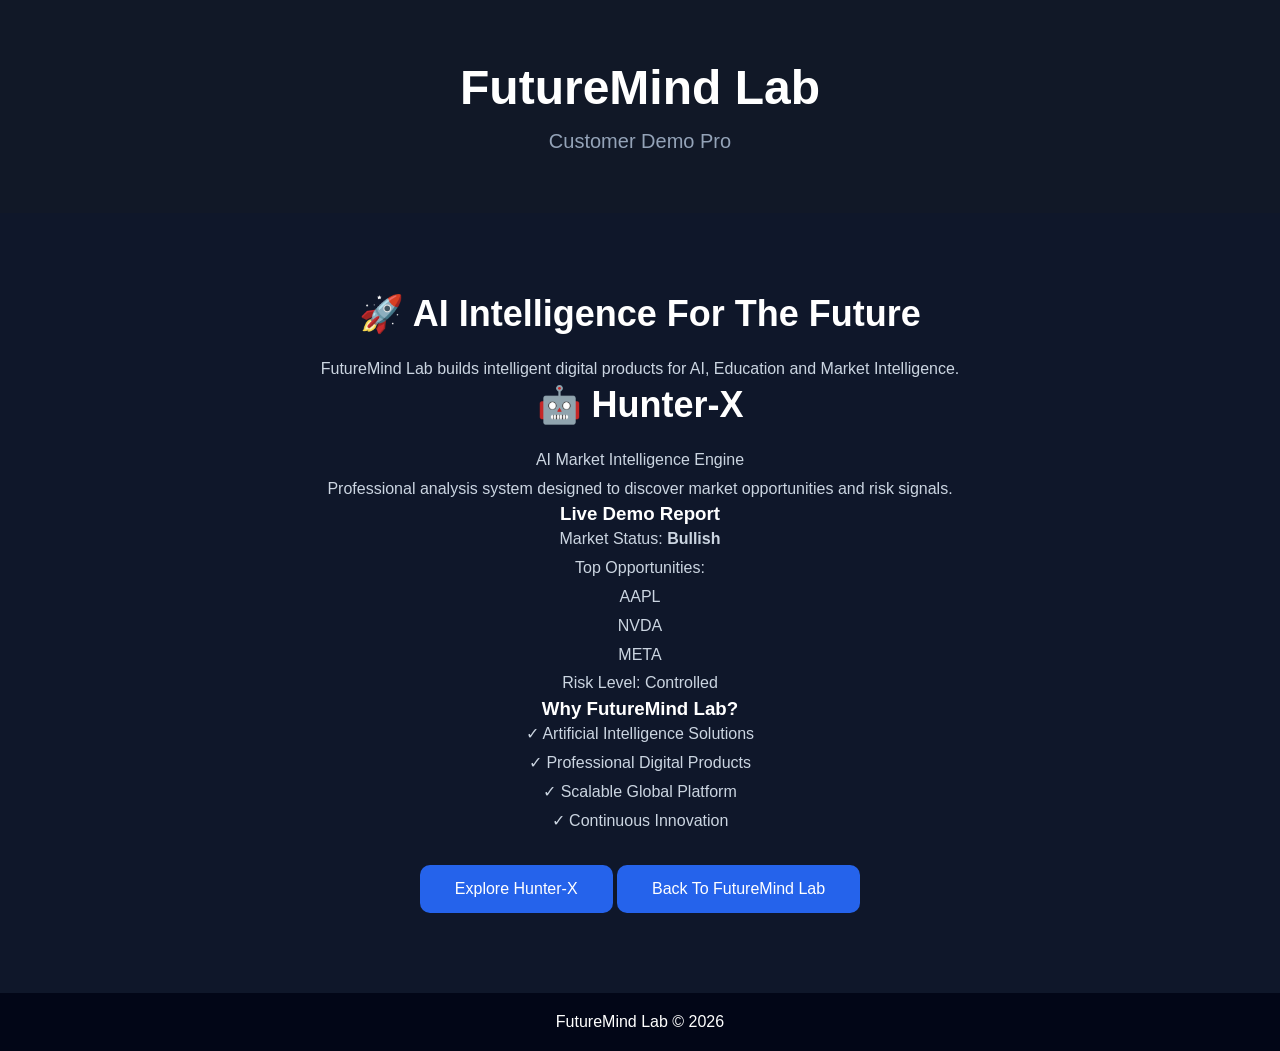
<file: pages/customer_demo_pro.html>
<!DOCTYPE html>
<html lang="en">

<head>
<meta charset="UTF-8">
<meta name="viewport" content="width=device-width, initial-scale=1.0">
<title>FutureMind Lab | Customer Demo Pro</title>
<link rel="stylesheet" href="../css/style.css">
</head>

<body>

<header>
<h1>FutureMind Lab</h1>
<p>Customer Demo Pro</p>
</header>


<section>

<h2>🚀 AI Intelligence For The Future</h2>

<p>
FutureMind Lab builds intelligent digital products
for AI, Education and Market Intelligence.
</p>


<h2>🤖 Hunter-X</h2>

<p>
AI Market Intelligence Engine
</p>

<p>
Professional analysis system designed to discover
market opportunities and risk signals.
</p>


<h3>Live Demo Report</h3>

<div>

<p>Market Status: <b>Bullish</b></p>

<p>
Top Opportunities:
<br>
AAPL
<br>
NVDA
<br>
META
</p>

<p>
Risk Level: Controlled
</p>

</div>


<h3>Why FutureMind Lab?</h3>

<p>
✓ Artificial Intelligence Solutions
<br>
✓ Professional Digital Products
<br>
✓ Scalable Global Platform
<br>
✓ Continuous Innovation
</p>


<a href="../products/hunter-x.html">
Explore Hunter-X
</a>

<a href="../index.html">
Back To FutureMind Lab
</a>


</section>


<footer>
<p>FutureMind Lab © 2026</p>
</footer>


</body>

</html>
</file>
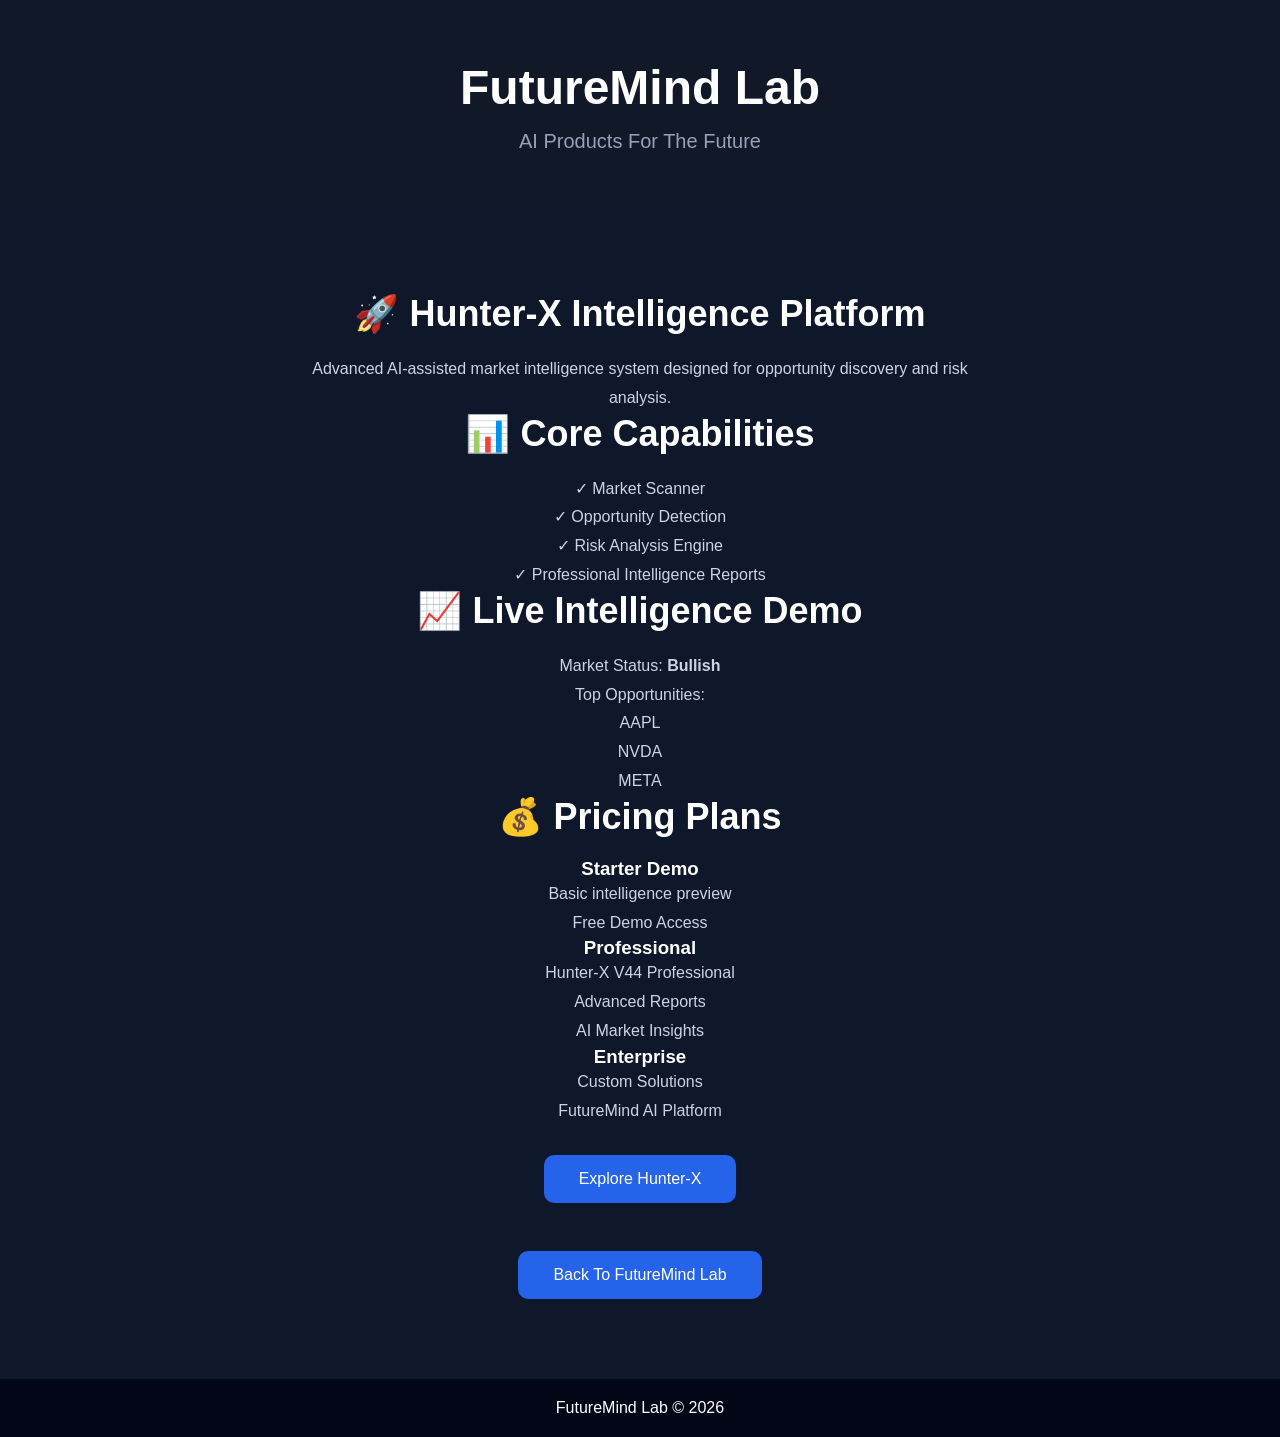
<file: pages/customer_demo_pro_v2.html>
<!DOCTYPE html>
<html lang="en">

<head>
<meta charset="UTF-8">
<meta name="viewport" content="width=device-width, initial-scale=1.0">
<title>FutureMind Lab | Customer Demo Pro V2</title>
<link rel="stylesheet" href="../css/style.css">
</head>

<body>

<header>
<h1>FutureMind Lab</h1>
<p>AI Products For The Future</p>
</header>


<section>

<h2>🚀 Hunter-X Intelligence Platform</h2>

<p>
Advanced AI-assisted market intelligence system
designed for opportunity discovery and risk analysis.
</p>


<h2>📊 Core Capabilities</h2>

<p>
✓ Market Scanner
<br>
✓ Opportunity Detection
<br>
✓ Risk Analysis Engine
<br>
✓ Professional Intelligence Reports
</p>


<h2>📈 Live Intelligence Demo</h2>

<p>
Market Status: <b>Bullish</b>
</p>

<p>
Top Opportunities:
<br>
AAPL
<br>
NVDA
<br>
META
</p>


<h2>💰 Pricing Plans</h2>


<h3>Starter Demo</h3>
<p>
Basic intelligence preview
<br>
Free Demo Access
</p>


<h3>Professional</h3>
<p>
Hunter-X V44 Professional
<br>
Advanced Reports
<br>
AI Market Insights
</p>


<h3>Enterprise</h3>
<p>
Custom Solutions
<br>
FutureMind AI Platform
</p>


<a href="../products/hunter-x.html">
Explore Hunter-X
</a>

<br><br>

<a href="../index.html">
Back To FutureMind Lab
</a>


</section>


<footer>
<p>FutureMind Lab © 2026</p>
</footer>


</body>
</html>
</file>
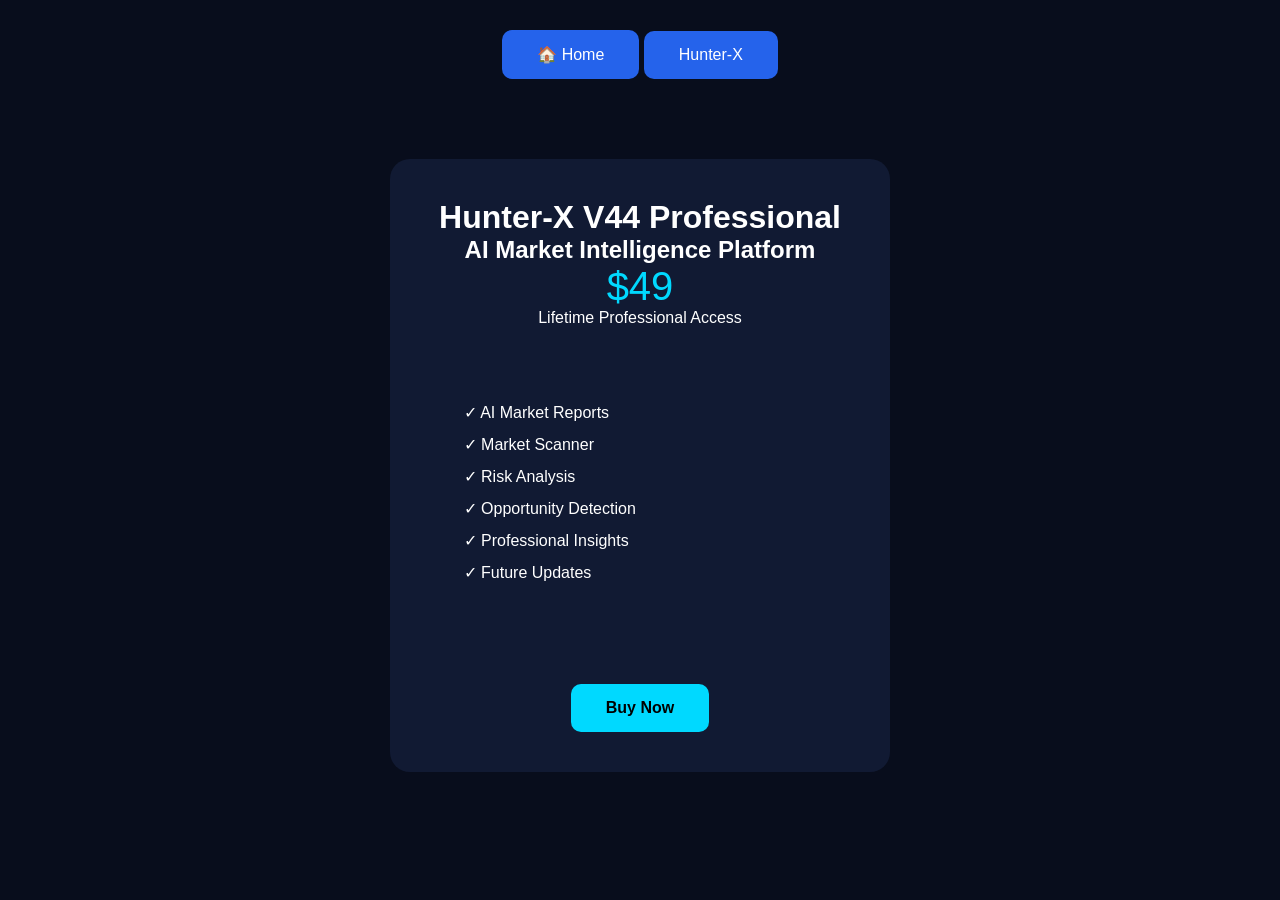
<file: pages/pricing.html>
<!DOCTYPE html>
<html lang="en">

<head>

<meta charset="UTF-8">
<meta name="viewport" content="width=device-width, initial-scale=1.0">

<title>Hunter-X V44 Professional Pricing | FutureMind Lab</title>

<link rel="stylesheet" href="../css/style.css">

<style>

body{
background:#080d1c;
color:white;
font-family:Arial,sans-serif;
text-align:center;
}

.pricing-box{
margin:80px auto;
padding:40px;
max-width:500px;
background:#111a33;
border-radius:20px;
}

.price{
font-size:40px;
color:#00d9ff;
}

.features{
text-align:left;
line-height:2;
}

.btn{
display:inline-block;
padding:15px 35px;
margin-top:25px;
background:#00d9ff;
color:#000;
text-decoration:none;
border-radius:10px;
font-weight:bold;
}

</style>

</head>

<body>

<div class="navigation">

<a href="../index.html">
🏠 <span data-lang="home">Home</span>
</a>

<a href="../products/hunter-x.html">
<span data-lang="hunter">Hunter-X</span>
</a>

</div>


<div class="pricing-box">

<h1>
<span data-lang="hunter_title">Hunter-X V44 Professional</span>
</h1>

<h2>
<span data-lang="ai_platform">AI Market Intelligence Platform</span>
</h2>

<div class="price">
$49
</div>

<p>
<span data-lang="lifetime_access">Lifetime Professional Access</span>
</p>


<div class="features">

✓ <span data-lang="ai_reports">AI Market Reports</span><br>
✓ <span data-lang="market_scanner">Market Scanner</span><br>
✓ <span data-lang="risk_analysis">Risk Analysis</span><br>
✓ <span data-lang="opportunity_detection">Opportunity Detection</span><br>
✓ <span data-lang="professional_insights">Professional Insights</span><br>
✓ <span data-lang="future_updates">Future Updates</span>

</div>


<a class="btn" href="checkout.html?id=hunter-x-v44">
<span data-lang="buy_now">Buy Now</span>
</a>


</div>


<script src="../js/language.js"></script>

</body>

</html>
</file>
<file: css/style.css>
* {
    margin: 0;
    padding: 0;
    box-sizing: border-box;
    font-family: Arial, sans-serif;
}

body {
    background: #0f172a;
    color: white;
    text-align: center;
}

header {
    padding: 60px 20px;
    background: #111827;
}

header h1 {
    font-size: 48px;
    margin-bottom: 15px;
}

header p {
    font-size: 20px;
    color: #94a3b8;
}

section {
    padding: 80px 20px;
}

section h2 {
    font-size: 36px;
    margin-bottom: 20px;
}

section p {
    max-width: 700px;
    margin: auto;
    line-height: 1.8;
    color: #cbd5e1;
}

a {
    display: inline-block;
    margin-top: 30px;
    padding: 15px 35px;
    background: #2563eb;
    color: white;
    text-decoration: none;
    border-radius: 10px;
}

a:hover {
    background: #1d4ed8;
}

footer {
    padding: 20px;
    background: #020617;
}


.hero-buttons{
display:flex;
justify-content:center;
gap:15px;
flex-wrap:wrap;
margin-top:30px;
}


.btn.secondary{
background:transparent;
border:1px solid #00d9ff;
color:#00d9ff;
}


.btn.secondary:hover{
background:#00d9ff;
color:#000;
}



.features{
text-align:center;
padding:70px 8%;
}


.feature-grid{
display:grid;
grid-template-columns:repeat(auto-fit,minmax(220px,1fr));
gap:25px;
margin-top:40px;
}


.feature-card{
background:#111a33;
padding:30px;
border-radius:18px;
transition:0.3s;
}


.feature-card:hover{
transform:translateY(-8px);
}


.feature-card h3{
color:#00d9ff;
}




.how-it-works{
text-align:center;
padding:70px 8%;
}


.steps{
display:grid;
grid-template-columns:repeat(auto-fit,minmax(220px,1fr));
gap:25px;
margin-top:40px;
}


.step-card{
background:#111a33;
padding:30px;
border-radius:18px;
}


.step-card h3{
color:#00d9ff;
font-size:24px;
}


.step-card p{
line-height:1.6;
}




.pricing-cta{
text-align:center;
margin:70px auto;
padding:50px 30px;
max-width:700px;
background:#111a33;
border-radius:20px;
}


.pricing-cta h2{
color:#00d9ff;
font-size:32px;
}


.pricing-cta h3{
font-size:22px;
}


.cta-features{
line-height:2;
margin:30px;
font-size:18px;
}


.pricing-cta .btn{
margin-top:20px;
}



.trust-section{
text-align:center;
padding:70px 8%;
}


.trust-grid{
display:grid;
grid-template-columns:repeat(auto-fit,minmax(220px,1fr));
gap:25px;
margin-top:40px;
}


.trust-card{
background:#111a33;
padding:30px;
border-radius:18px;
}


.trust-card h3{
color:#00d9ff;
}


.trust-card p{
line-height:1.6;
}
</file>
<file: اکسترک ۲/css/style.css>
* {
    margin: 0;
    padding: 0;
    box-sizing: border-box;
    font-family: Arial, sans-serif;
}

body {
    background: #0f172a;
    color: white;
    text-align: center;
}

header {
    padding: 60px 20px;
    background: #111827;
}

header h1 {
    font-size: 48px;
    margin-bottom: 15px;
}

header p {
    font-size: 20px;
    color: #94a3b8;
}

section {
    padding: 80px 20px;
}

section h2 {
    font-size: 36px;
    margin-bottom: 20px;
}

section p {
    max-width: 700px;
    margin: auto;
    line-height: 1.8;
    color: #cbd5e1;
}

a {
    display: inline-block;
    margin-top: 30px;
    padding: 15px 35px;
    background: #2563eb;
    color: white;
    text-decoration: none;
    border-radius: 10px;
}

a:hover {
    background: #1d4ed8;
}

footer {
    padding: 20px;
    background: #020617;
}


.hero-buttons{
display:flex;
justify-content:center;
gap:15px;
flex-wrap:wrap;
margin-top:30px;
}


.btn.secondary{
background:transparent;
border:1px solid #00d9ff;
color:#00d9ff;
}


.btn.secondary:hover{
background:#00d9ff;
color:#000;
}



.features{
text-align:center;
padding:70px 8%;
}


.feature-grid{
display:grid;
grid-template-columns:repeat(auto-fit,minmax(220px,1fr));
gap:25px;
margin-top:40px;
}


.feature-card{
background:#111a33;
padding:30px;
border-radius:18px;
transition:0.3s;
}


.feature-card:hover{
transform:translateY(-8px);
}


.feature-card h3{
color:#00d9ff;
}




.how-it-works{
text-align:center;
padding:70px 8%;
}


.steps{
display:grid;
grid-template-columns:repeat(auto-fit,minmax(220px,1fr));
gap:25px;
margin-top:40px;
}


.step-card{
background:#111a33;
padding:30px;
border-radius:18px;
}


.step-card h3{
color:#00d9ff;
font-size:24px;
}


.step-card p{
line-height:1.6;
}




.pricing-cta{
text-align:center;
margin:70px auto;
padding:50px 30px;
max-width:700px;
background:#111a33;
border-radius:20px;
}


.pricing-cta h2{
color:#00d9ff;
font-size:32px;
}


.pricing-cta h3{
font-size:22px;
}


.cta-features{
line-height:2;
margin:30px;
font-size:18px;
}


.pricing-cta .btn{
margin-top:20px;
}



.trust-section{
text-align:center;
padding:70px 8%;
}


.trust-grid{
display:grid;
grid-template-columns:repeat(auto-fit,minmax(220px,1fr));
gap:25px;
margin-top:40px;
}


.trust-card{
background:#111a33;
padding:30px;
border-radius:18px;
}


.trust-card h3{
color:#00d9ff;
}


.trust-card p{
line-height:1.6;
}
</file>
